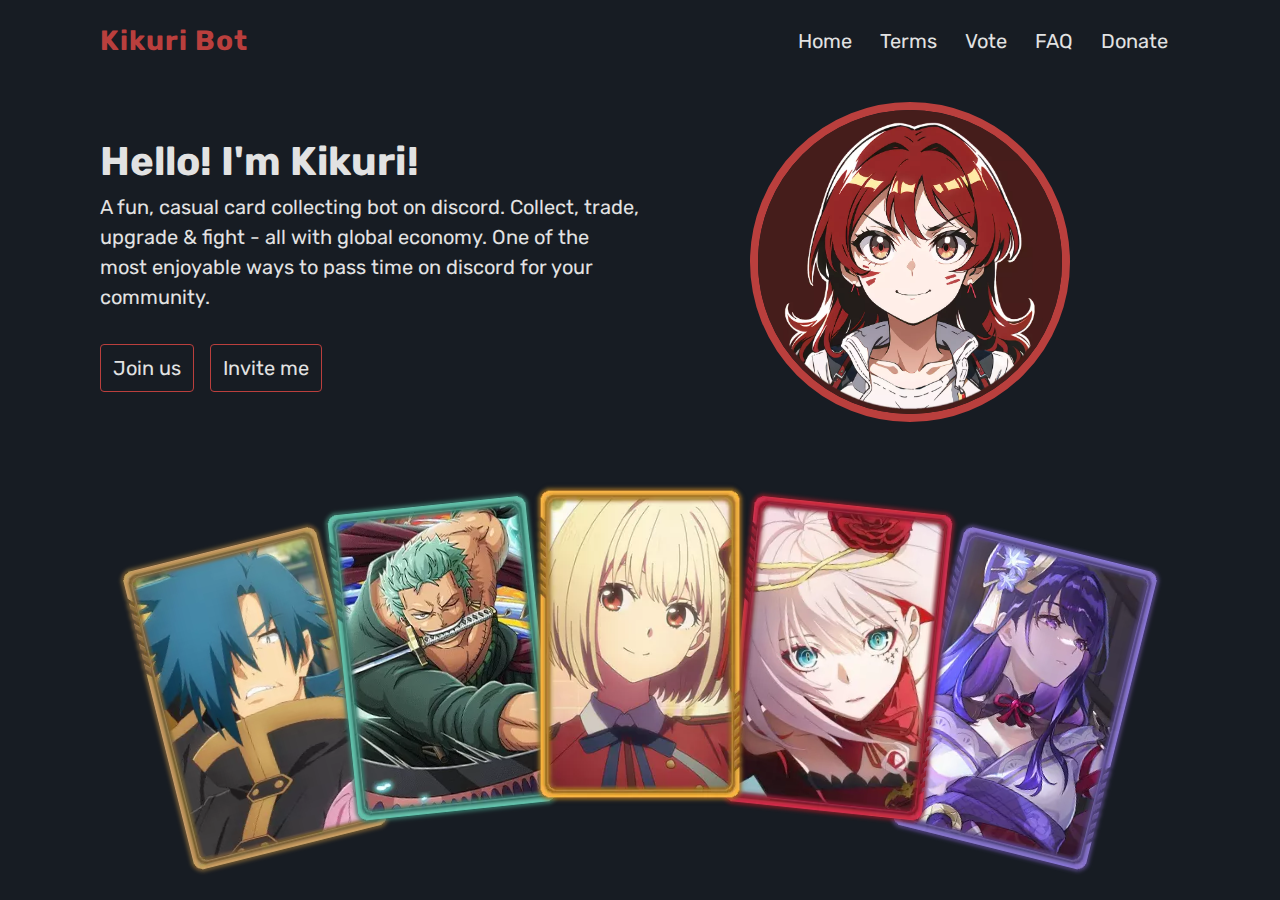
<file: index.html>
<!DOCTYPE html>
<html lang="en">
<head>
    <meta charset="UTF-8">
    <meta http-equiv="X-UA-Compatible" content="IE=edge">
    <meta name="viewport" content="width=device-width, initial-scale=1.0">
    <meta name="theme-color" content="#952f4e">
    <meta name="robots" content="index">
    <meta name="language" content="English">
    <meta name="description" content="Kikuri is an anime, card game discord bot! Collect, trade, upgrade &amp; fight - all with global economy. Just start by grabbing one out of thousands high quality cards of waifu/husbando characters from different animes/games.">
    <meta name="keywords" content="waifubot,kikuri,waifu,bot,discord,claim,card,gacha,free,karuta,fun2play,anime,collect,game,fun,art,card-game,economy-game,gaming,genshin,genshin-impact,leveling,meme,social-game">
    <meta name="author" content="Amatsagu">
    <meta property="og:type" content="website">
    <meta property="og:title" content="Kikuri - Discord card collection bot">
    <meta property="og:description" content="Kikuri is an anime, card game discord bot! Collect, trade, upgrade &amp; fight - all with global economy. Just start by grabbing one out of thousands high quality cards of waifu/husbando characters from different animes/games.">
    <meta property="og:image" content="./public/img/logo/avatar-rounded-optimized.webp">
    <meta property="og:url" content="https://kikuri-bot.com/">
    <meta property="og:site_name" content="Kikuri - Discord card collection bot">
    <!-- <link rel="preload" href="./public/font/rubik.woff2" as="font" type="font/woff2" crossorigin="anonymous"> -->
    <link rel="stylesheet" href="./public/css/main.css">
    <link rel="stylesheet" href="./public/css/main-mobile.css">
    <link rel="stylesheet" href="./public/css/start-page.css">
    <link rel="stylesheet" href="./public/css/start-page-mobile.css">
    <link rel="icon" type="image/png" href="./public/img/logo/avatar-rounded-optimized.webp">
    <link rel="canonical" href="https://kikuri-bot.com/">
    <title>Kikuri - Discord card collection bot</title>
</head>
<body>
    <div id="app">
        <div id="nav-main" class="full-container no-touch">
            <nav id="nav-main-container" class="inside-container">
                <div id="nav-title-container">
                    <h3>Kikuri Bot</h3>
                </div>
                <div id="nav-menu-container">
                    <a href="https://kikuri-bot.com" draggable="false">Home</a>
                    <a href="https://kikuri-bot.com/terms" draggable="false">Terms</a>
                    <a href="https://kikuri-bot.com/bot-vote" target="_blank" draggable="false">Vote</a>
                    <a href="https://kikuri-bot.com/faq" draggable="false">FAQ</a>
                    <a href="https://kikuri-bot.com/paypal" target="_blank" draggable="false">Donate</a>
                </div>
            </nav>
        </div>
        <div id="main-view" class="full-container">
            <main id="main-view-container" class="inside-container">
                <div id="main-view-text-container" class="main-view-half-container">
                    <h1 id="main-view-header">Hello! I'm Kikuri!</h1>
                    <p id="main-view-text">A fun, casual card collecting bot on discord. Collect, trade, upgrade &amp; fight - all with global economy. One of the most enjoyable ways to pass time on discord for your community.</p>
                    <div id="main-view-button-container" class="no-touch">
                        <a href="https://kikuri-bot.com/server-invite" draggable="false">Join us</a>
                        <a href="https://kikuri-bot.com/bot-invite" draggable="false">Invite me</a>
                    </div>
                </div>
                <div id="main-view-avatar-container" class="main-view-half-container no-touch">
                    <div id="main-view-avatar-border">
                        <img id="main-view-avatar" src="./public/img/logo/avatar-forced-full-boosted-optimized.webp" srcset="./public/img/logo/avatar-forced-full-boosted-optimized.webp" alt="Kikuri avatar" decoding="async" draggable="false">
                    </div>
                </div>
            </main>
        </div>
        <div id="card-gallery" class="full-container">
            <div id="card-gallery-container" class="inside-container">
                <div class="card-gallery-border">
                    <img id="main-view-avatar" src="./public/img/card/first.webp" srcset="./public/img/card/first.webp" alt="Kikuri first example card" decoding="async" draggable="false">
                </div>
                <div class="card-gallery-border">
                    <img id="main-view-avatar" src="./public/img/card/second.webp" srcset="./public/img/card/second.webp" alt="Kikuri second example card" decoding="async" draggable="false">
                </div>
                <div class="card-gallery-border">
                    <img id="main-view-avatar" src="./public/img/card/third.webp" srcset="./public/img/card/third.webp" alt="Kikuri third example card" decoding="async" draggable="false">
                </div>
                <div class="card-gallery-border">
                    <img id="main-view-avatar" src="./public/img/card/fourth.webp" srcset="./public/img/card/fourth.webp" alt="Kikuri fourth example card" decoding="async" draggable="false">
                </div>
                <div class="card-gallery-border">
                    <img id="main-view-avatar" src="./public/img/card/fifth.webp" srcset="./public/img/card/fifth.webp" alt="Kikuri fifth example card" decoding="async" draggable="false">
                </div>
            </div>
        </div>
    </div>
</body>
</html>
</file>
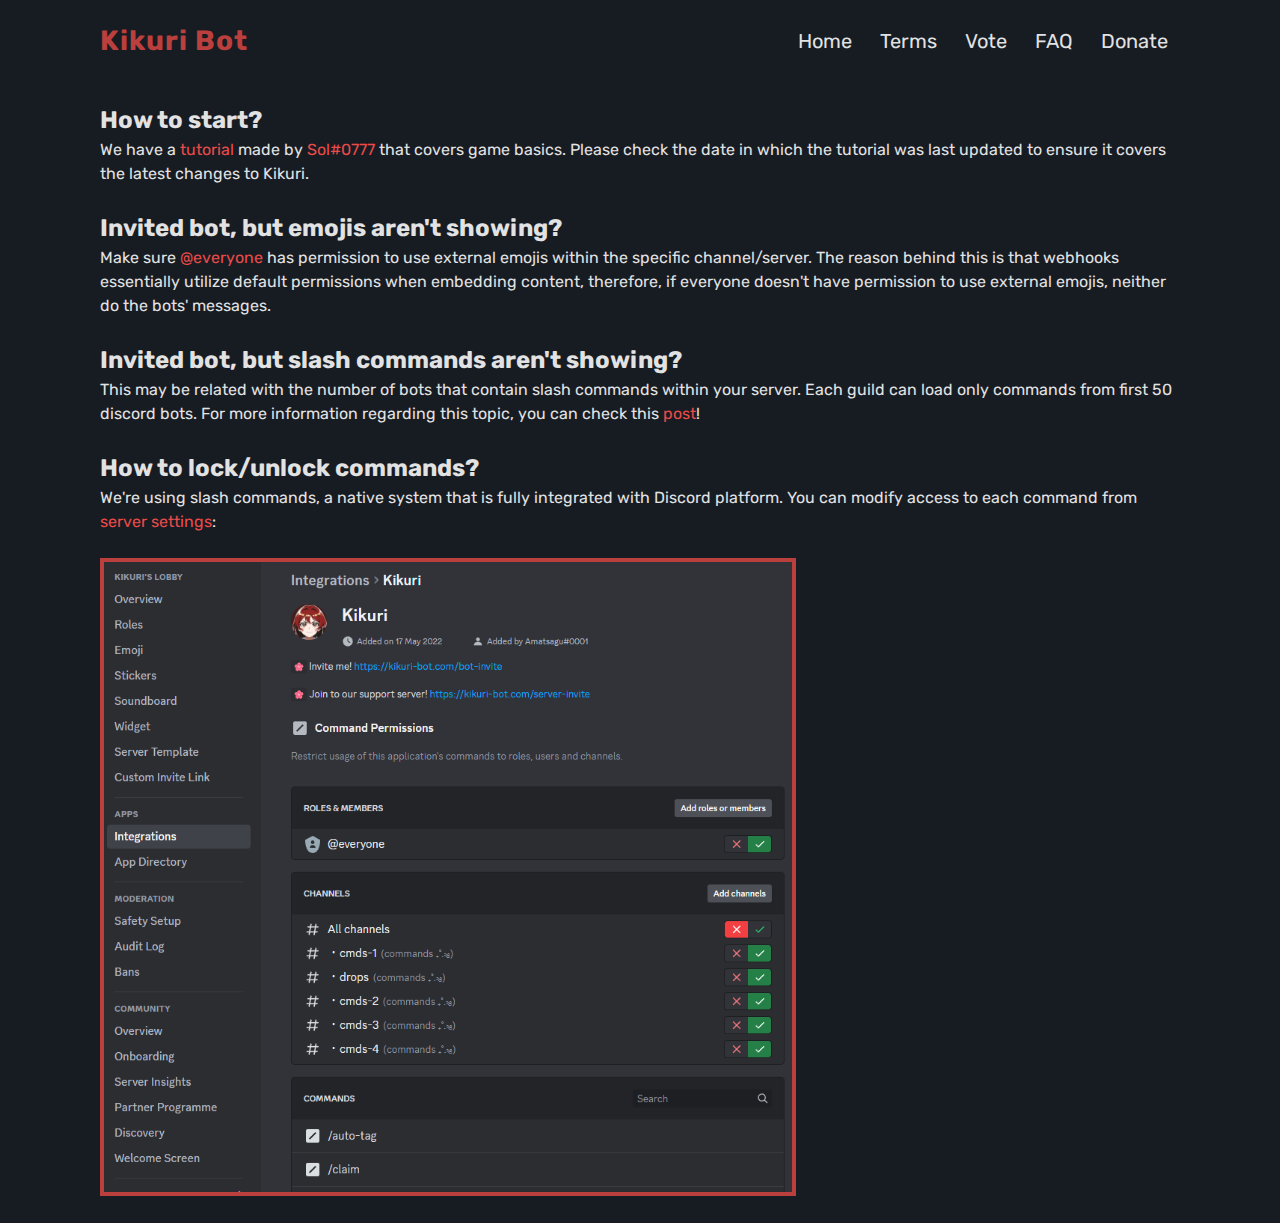
<file: faq.html>
<!DOCTYPE html>
<html lang="en">
<head>
    <meta charset="UTF-8">
    <meta http-equiv="X-UA-Compatible" content="IE=edge">
    <meta name="viewport" content="width=device-width, initial-scale=1.0">
    <meta name="theme-color" content="#952f4e">
    <meta name="robots" content="index">
    <meta name="language" content="English">
    <meta name="description" content="Kikuri is an anime, card game discord bot! Collect, trade, upgrade &amp; fight - all with global economy. Just start by grabbing one out of thousands high quality cards of waifu/husbando characters from different animes/games.">
    <meta name="keywords" content="waifubot,kikuri,waifu,bot,discord,claim,card,gacha,free,karuta,fun2play,anime,collect,game,fun,art,card-game,economy-game,gaming,genshin,genshin-impact,leveling,meme,social-game">
    <meta name="author" content="Amatsagu">
    <meta property="og:type" content="website">
    <meta property="og:title" content="Kikuri - Discord card collection bot">
    <meta property="og:description" content="Kikuri is an anime, card game discord bot! Collect, trade, upgrade &amp; fight - all with global economy. Just start by grabbing one out of thousands high quality cards of waifu/husbando characters from different animes/games.">
    <meta property="og:image" content="./public/img/logo/avatar-rounded-optimized.webp">
    <meta property="og:url" content="https://kikuri-bot.com/">
    <meta property="og:site_name" content="Kikuri - Discord card collection bot">
    <!-- <link rel="preload" href="./public/font/rubik.woff2" as="font" type="font/woff2" crossorigin="anonymous"> -->
    <link rel="stylesheet" href="./public/css/main.css">
    <link rel="stylesheet" href="./public/css/main-mobile.css">
    <link rel="stylesheet" href="./public/css/docs.css">
    <link rel="icon" type="image/png" href="./public/img/logo/avatar-rounded-optimized.webp">
    <link rel="canonical" href="https://kikuri-bot.com/faq">
    <title>Kikuri - Frequently asked questions</title>
</head>
<body>
    <div id="app">
        <div id="nav-main" class="full-container no-touch">
            <nav id="nav-main-container" class="inside-container">
                <div id="nav-title-container">
                    <h3>Kikuri Bot</h3>
                </div>
                <div id="nav-menu-container">
                    <a href="https://kikuri-bot.com" draggable="false">Home</a>
                    <a href="https://kikuri-bot.com/terms" draggable="false">Terms</a>
                    <a href="https://kikuri-bot.com/bot-vote" target="_blank" draggable="false">Vote</a>
                    <a href="https://kikuri-bot.com/faq" draggable="false">FAQ</a>
                    <a href="https://kikuri-bot.com/paypal" target="_blank" draggable="false">Donate</a>
                </div>
            </nav>
        </div>
        <div id="main-view" class="full-container">
            <main id="terms" class="inside-container">
                <a href="#how-to-start"><h2>How to start?</h2></a>
                <p>We have a <a href="https://docs.google.com/document/d/11cXrZ-mvKYb6at7VYlz37CJoQVwTaW-PdAgXfr8ueJo/edit" target="_blank"><i>tutorial</i></a> made by <i>Sol#0777</i> that covers game basics. Please check the date in which the tutorial was last updated to ensure it covers the latest changes to Kikuri.</p>
                <br>
                <a href="#missing-emojis"><h2>Invited bot, but emojis aren't showing?</h2></a>
                <p>Make sure <i>@everyone</i> has permission to use external emojis within the specific channel/server. The reason behind this is that webhooks essentially utilize default permissions when embedding content, therefore, if everyone doesn't have permission to use external emojis, neither do the bots' messages.</p>
                <br>
                <a href="#missing-slash-commands"><h2>Invited bot, but slash commands aren't showing?</h2></a>
                <p>This may be related with the number of bots that contain slash commands within your server. Each guild can load only commands from first 50 discord bots. For more information regarding this topic, you can check this <a href="https://github.com/discord/discord-api-docs/discussions/4883" target="_blank"><i>post</i></a>!</p>
                <br>
                <a href="#lock-or-unlock-commands"><h2>How to lock/unlock commands?</h2></a>
                <p>We're using slash commands, a native system that is fully integrated with Discord platform. You can modify access to each command from <i>server settings</i>:</p>
                <br>
                <a href="./public/img/screenshot/slash-options.png" target="_blank">
                    <img id="main-view-avatar" class="center-image" src="./public/img/screenshot/slash-options.png" srcset="./public/img/screenshot/slash-options.png" alt="Server interaction options" decoding="async" draggable="false">
                </a>
            </main>
        </div>
    </div>
</body>
</html>
</file>
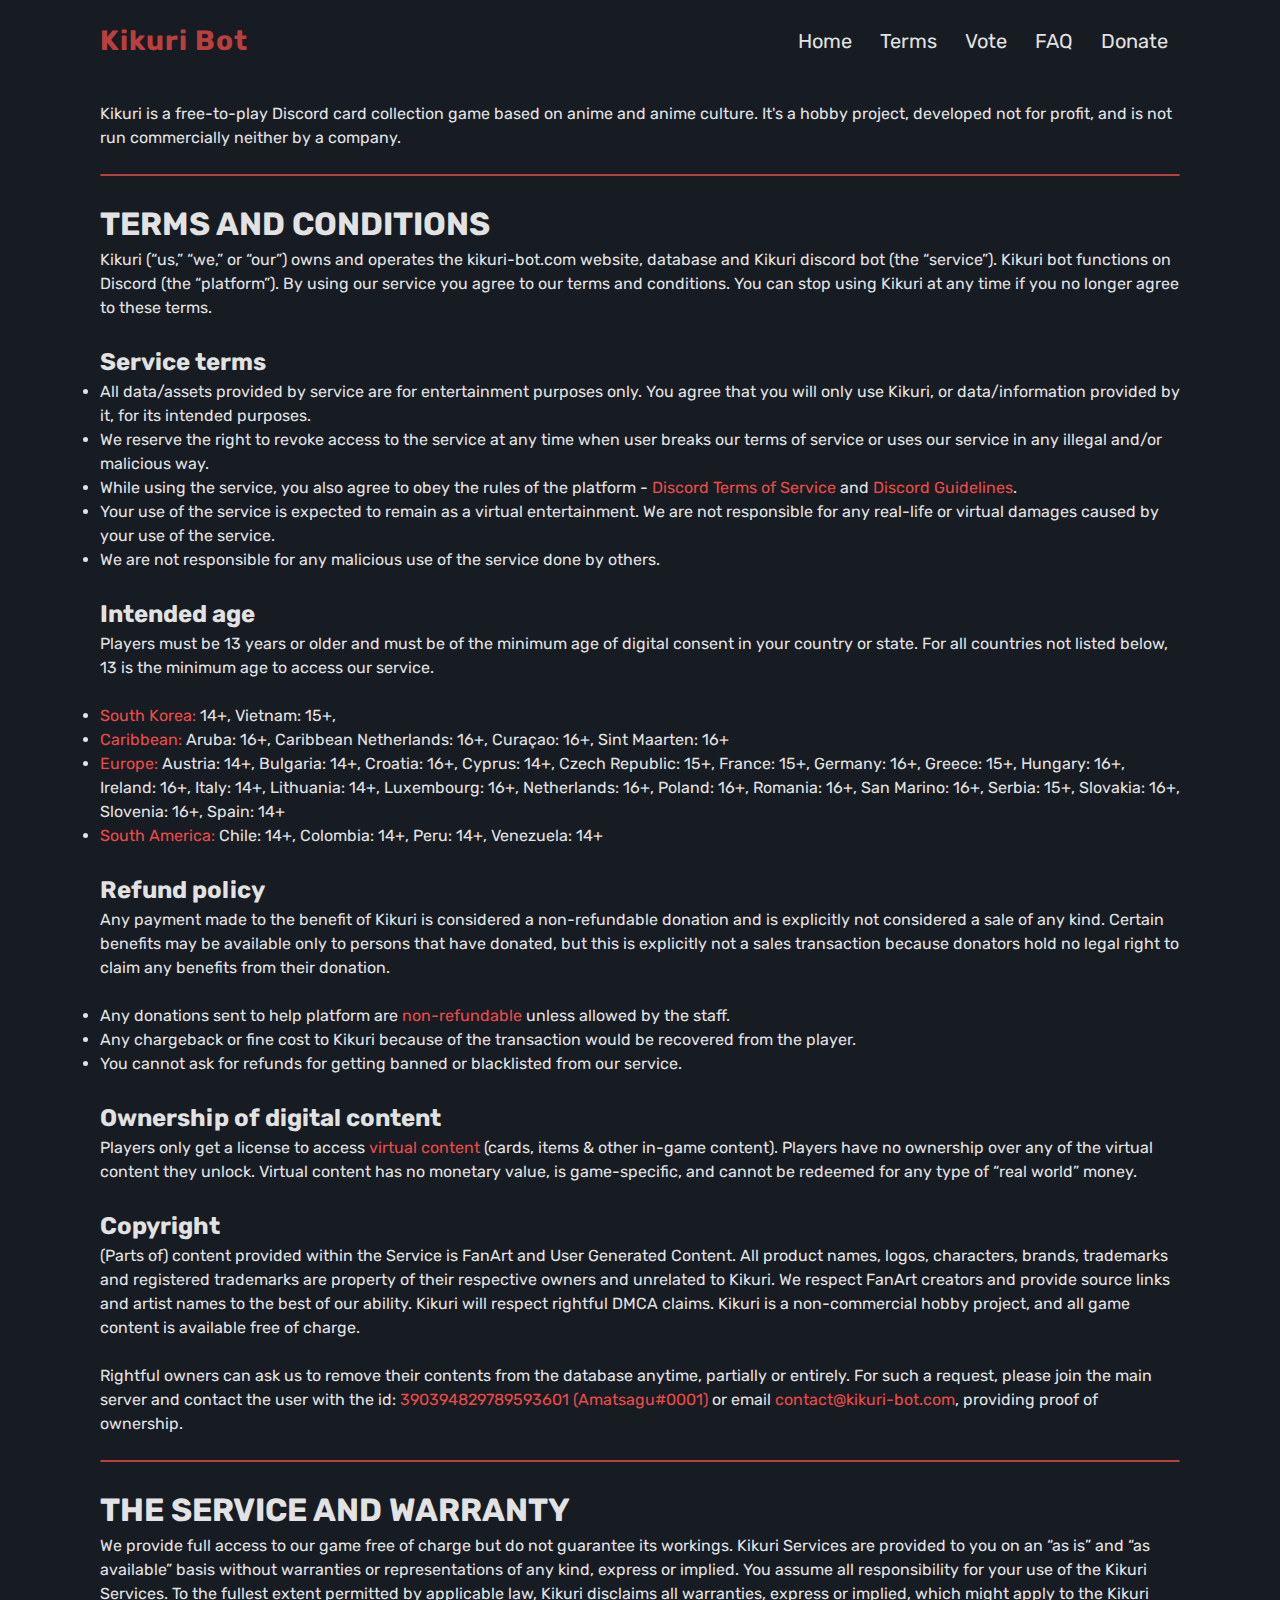
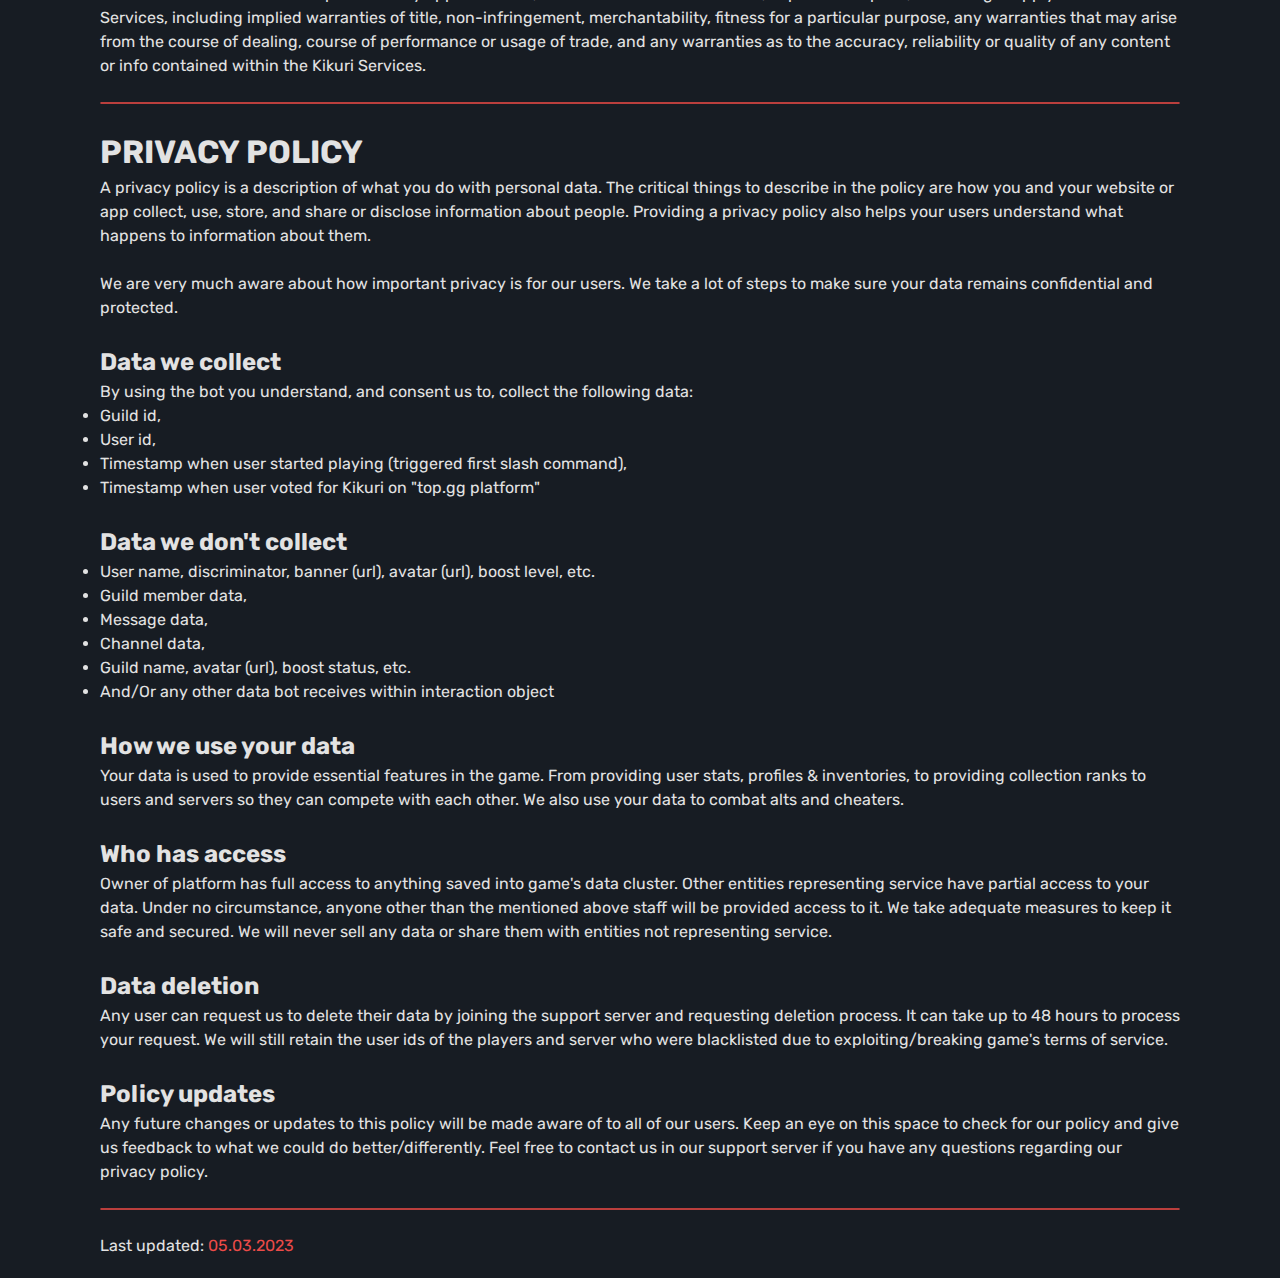
<file: terms.html>
<!DOCTYPE html>
<html lang="en">
<head>
    <meta charset="UTF-8">
    <meta http-equiv="X-UA-Compatible" content="IE=edge">
    <meta name="viewport" content="width=device-width, initial-scale=1.0">
    <meta name="theme-color" content="#952f4e">
    <meta name="robots" content="index">
    <meta name="language" content="English">
    <meta name="description" content="Kikuri is an anime, card game discord bot! Collect, trade, upgrade &amp; fight - all with global economy. Just start by grabbing one out of thousands high quality cards of waifu/husbando characters from different animes/games.">
    <meta name="keywords" content="waifubot,kikuri,waifu,bot,discord,claim,card,gacha,free,karuta,fun2play,anime,collect,game,fun,art,card-game,economy-game,gaming,genshin,genshin-impact,leveling,meme,social-game">
    <meta name="author" content="Amatsagu">
    <meta property="og:type" content="website">
    <meta property="og:title" content="Kikuri - Discord card collection bot">
    <meta property="og:description" content="Kikuri is an anime, card game discord bot! Collect, trade, upgrade &amp; fight - all with global economy. Just start by grabbing one out of thousands high quality cards of waifu/husbando characters from different animes/games.">
    <meta property="og:image" content="./public/img/logo/avatar-rounded-optimized.webp">
    <meta property="og:url" content="https://kikuri-bot.com/">
    <meta property="og:site_name" content="Kikuri - Discord card collection bot">
    <!-- <link rel="preload" href="./public/font/rubik.woff2" as="font" type="font/woff2" crossorigin="anonymous"> -->
    <link rel="stylesheet" href="./public/css/main.css">
    <link rel="stylesheet" href="./public/css/main-mobile.css">
    <link rel="stylesheet" href="./public/css/docs.css">
    <link rel="icon" type="image/png" href="./public/img/logo/avatar-rounded-optimized.webp">
    <link rel="canonical" href="https://kikuri-bot.com/terms">
    <title>Kikuri - Terms</title>
</head>
<body>
    <div id="app">
        <div id="nav-main" class="full-container no-touch">
            <nav id="nav-main-container" class="inside-container">
                <div id="nav-title-container">
                    <h3>Kikuri Bot</h3>
                </div>
                <div id="nav-menu-container">
                    <a href="https://kikuri-bot.com" draggable="false">Home</a>
                    <a href="https://kikuri-bot.com/terms" draggable="false">Terms</a>
                    <a href="https://kikuri-bot.com/bot-vote" target="_blank" draggable="false">Vote</a>
                    <a href="https://kikuri-bot.com/faq" draggable="false">FAQ</a>
                    <a href="https://kikuri-bot.com/paypal" target="_blank" draggable="false">Donate</a>
                </div>
            </nav>
        </div>
        <div id="main-view" class="full-container">
            <main id="terms" class="inside-container">
                <p>Kikuri is a free-to-play Discord card collection game based on anime and anime culture. It's a hobby project, developed not for profit, and is not run commercially neither by a company.</p>
                <br>
                <hr>
                <br>
                <a href="#terms-and-conditions"><h1>Terms and conditions</h1></a>
                <p>Kikuri (“us,” “we,” or “our”) owns and operates the kikuri-bot.com website, database and Kikuri discord bot (the “service”). Kikuri bot functions on Discord (the “platform”). By using our service you agree to our terms and conditions. You can stop using Kikuri at any time if you no longer agree to these terms.</p>
                <br>
                <a href="#service-terms"><h2>Service terms</h2></a>
                <ul>
                    <li>All data/assets provided by service are for entertainment purposes only. You agree that you will only use Kikuri, or data/information provided by it, for its intended purposes.</li>
                    <li>We reserve the right to revoke access to the service at any time when user breaks our terms of service or uses our service in any illegal and/or malicious way.</li>
                    <li>While using the service, you also agree to obey the rules of the platform - <i>Discord Terms of Service</i> and <i>Discord Guidelines</i>.</li>
                    <li>Your use of the service is expected to remain as a virtual entertainment. We are not responsible for any real-life or virtual damages caused by your use of the service.</li>
                    <li>We are not responsible for any malicious use of the service done by others.</li>
                </ul>
                <br>
                <a href="#intended-age"><h2>Intended age</h2></a>
                <p>Players must be 13 years or older and must be of the minimum age of digital consent in your country or state. For all countries not listed below, 13 is the minimum age to access our service.</p>
                <br>
                <ul>
                    <li><i>South Korea:</i> 14+, Vietnam: 15+,</li>
                    <li><i>Caribbean:</i> Aruba: 16+, Caribbean Netherlands: 16+, Curaçao: 16+, Sint Maarten: 16+</li>
                    <li><i>Europe:</i> Austria: 14+, Bulgaria: 14+, Croatia: 16+, Cyprus: 14+, Czech Republic: 15+, France: 15+, Germany: 16+, Greece: 15+, Hungary: 16+, Ireland: 16+, Italy: 14+, Lithuania: 14+, Luxembourg: 16+, Netherlands: 16+, Poland: 16+, Romania: 16+, San Marino: 16+, Serbia: 15+, Slovakia: 16+, Slovenia: 16+, Spain: 14+</li>
                    <li><i>South America:</i> Chile: 14+, Colombia: 14+, Peru: 14+, Venezuela: 14+</li>
                </ul>
                <br>
                <a href="#refund-policy"><h2>Refund policy</h2></a>
                <p>Any payment made to the benefit of Kikuri is considered a non-refundable donation and is explicitly not considered a sale of any kind. Certain benefits may be available only to persons that have donated, but this is explicitly not a sales transaction because donators hold no legal right to claim any benefits from their donation.</p>
                <br>
                <ul>
                    <li>Any donations sent to help platform are <i>non-refundable</i> unless allowed by the staff.</li>
                    <li>Any chargeback or fine cost to Kikuri because of the transaction would be recovered from the player.</li>
                    <li>You cannot ask for refunds for getting banned or blacklisted from our service.</li>
                </ul>
                <br>
                <a href="#ownership-of-digital-content"><h2>Ownership of digital content</h2></a>
                <p>Players only get a license to access <i>virtual content</i> (cards, items & other in-game content). Players have no ownership over any of the virtual content they unlock. Virtual content has no monetary value, is game-specific, and cannot be redeemed for any type of “real world” money.</p>
                <br>
                <a href="#copyright"><h2>Copyright</h2></a>
                <p>(Parts of) content provided within the Service is FanArt and User Generated Content. All product names, logos, characters, brands, trademarks and registered trademarks are property of their respective owners and unrelated to Kikuri. We respect FanArt creators and provide source links and artist names to the best of our ability. Kikuri will respect rightful DMCA claims. Kikuri is a non-commercial hobby project, and all game content is available free of charge.</p>
                <br>
                <p>Rightful owners can ask us to remove their contents from the database anytime, partially or entirely. For such a request, please join the main server and contact the user with the id: <i>390394829789593601 (Amatsagu#0001)</i> or email <i>contact@kikuri-bot.com</i>, providing proof of ownership.</p>
                <br>
                <hr>
                <br>
                <a href="#the-service-and-warranty"><h1>The Service and warranty</h1></a>
                <p>We provide full access to our game free of charge but do not guarantee its workings. Kikuri Services are provided to you on an “as is” and “as available” basis without warranties or representations of any kind, express or implied. You assume all responsibility for your use of the Kikuri Services. To the fullest extent permitted by applicable law, Kikuri disclaims all warranties, express or implied, which might apply to the Kikuri Services, including implied warranties of title, non-infringement, merchantability, fitness for a particular purpose, any warranties that may arise from the course of dealing, course of performance or usage of trade, and any warranties as to the accuracy, reliability or quality of any content or info contained within the Kikuri Services.</p>
                <br>
                <hr>
                <br>
                <a href="#privacy-policy"><h1>Privacy policy</h1></a>
                <p>A privacy policy is a description of what you do with personal data. The critical things to describe in the policy are how you and your website or app collect, use, store, and share or disclose information about people. Providing a privacy policy also helps your users understand what happens to information about them.<br><br>We are very much aware about how important privacy is for our users. We take a lot of steps to make sure your data remains confidential and protected.</p>
                <br>
                <a href="#data-we-collect"><h2>Data we collect</h2></a>
                <p>By using the bot you understand, and consent us to, collect the following data:</p>
                <ul>
                    <li>Guild id,</li>
                    <li>User id,</li>
                    <li>Timestamp when user started playing (triggered first slash command),</li>
                    <li>Timestamp when user voted for Kikuri on "top.gg platform"</li>
                </ul>
                <br>
                <a href="#data-we-do-not-collect"><h2>Data we don't collect</h2></a>
                <ul>
                    <li>User name, discriminator, banner (url), avatar (url), boost level, etc.</li>
                    <li>Guild member data,</li>
                    <li>Message data,</li>
                    <li>Channel data,</li>
                    <li>Guild name, avatar (url), boost status, etc.</li>
                    <li>And/Or any other data bot receives within interaction object</li>
                </ul>
                <br>
                <a href="#how-we-use-your-data"><h2>How we use your data</h2></a>
                <p>Your data is used to provide essential features in the game. From providing user stats, profiles & inventories, to providing collection ranks to users and servers so they can compete with each other. We also use your data to combat alts and cheaters.</p>
                <br>
                <a href="#who-has-access"><h2>Who has access</h2></a>
                <p>Owner of platform has full access to anything saved into game's data cluster. Other entities representing service have partial access to your data. Under no circumstance, anyone other than the mentioned above staff will be provided access to it. We take adequate measures to keep it safe and secured. We will never sell any data or share them with entities not representing service.</p>
                <br>
                <a href="#data-deletion"><h2>Data deletion</h2></a>
                <p>Any user can request us to delete their data by joining the support server and requesting deletion process. It can take up to 48 hours to process your request. We will still retain the user ids of the players and server who were blacklisted due to exploiting/breaking game's terms of service.</p>
                <br>
                <a href="#policy-updates"><h2>Policy updates</h2></a>
                <p>Any future changes or updates to this policy will be made aware of to all of our users. Keep an eye on this space to check for our policy and give us feedback to what we could do better/differently. Feel free to contact us in our support server if you have any questions regarding our privacy policy.</p>
                <br>
                <hr>
                <br>
                <p>Last updated: <i>05.03.2023</i></p>
            </main>
        </div>
    </div>
</body>
</html>
</file>
<file: public/css/main.css>
@font-face {
    font-family: "Rubik";
    src: url("../font/rubik.woff2");
}

* {
    margin: 0;
    padding: 0;
    box-sizing: border-box;
}

:root {
    --bg-color: #171c23;
    --alt-bg-color: #08090d;
    --text-color: #e2e2e2;
    --theme-color: #ba3f3d;
    --theme-seo-color: #eb4b48;
}

::-webkit-scrollbar {
    width: 0.25rem;
    height: 0.25rem;
}

::-webkit-scrollbar-thumb {
    background-color: var(--theme-color);
    border-radius: 8px;
    border: 0 solid transparent;
}

::-webkit-scrollbar-track {
    background: var(--alt-bg-color);
}

html, body {
    scroll-behavior: smooth;
}

body {
    background-color: var(--bg-color);
    color: var(--text-color);
    font-family: "Rubik", sans-serif;
    font-size: 16px;
    transition-property: background-color;
    transition-duration: 200ms;
    line-height: 1.5;
    overflow-x: hidden;
}

hr {
    border: 1px solid var(--theme-color);
    border-radius: 8px;
    width: 100%;
    height: 1px;
}

a {
    text-decoration: none;
    color: var(--text-color);
}

i {
    font-style: normal;
    color: var(--theme-seo-color);
}

#app {
    display: flex;
    flex-direction: column;
    width: 100vw;
    justify-items: center;
    justify-content: center;
}

.no-touch {
    -webkit-touch-callout: none;
    -webkit-user-select: none;
    -khtml-user-select: none;
    -moz-user-select: none;
    -ms-user-select: none;
    user-select: none;
}

.full-container {
    display: flex;
    max-width: 70rem;
    width: 90vw;
    margin-left: auto;
    margin-right: auto;
}

.inside-container {
    display: flex;
    width: 100%;
    margin: 20px;
    justify-content: space-between;
    align-items: center;
}

#nav-title-container h3 {
    font-size: 1.75rem;
    font-weight: bold;
    letter-spacing: 1px;
    color: var(--theme-color);
}

#nav-menu-container a {
    font-size: 1.25rem;
    font-weight: normal;
    padding: 0.5rem 0.75rem 0.5rem 0.75rem;
    transition: 100ms background-color;
    border-radius: 0.25rem;
    background: transparent;
    border: none;
}

#nav-menu-container a:hover {
    cursor: pointer;
    background-color: rgba(229, 231, 235, 0.08);
    transition: 100ms background-color;
}

#nav-menu-icon {
    display: none;
    padding: 0.5rem 0.5rem 0 0.5rem !important;
}

#nav-menu-icon svg {
    height: 1.5rem;
    width: 1.5rem;
}

#nav-menu-icon.mobile-list-active svg {
    fill: var(--theme-color);
}
</file>
<file: public/css/main-mobile.css>
@media only screen and (max-width: 810px)  {
    .full-container {
        width: 95vw;
    }
}

@media only screen and (max-width: 640px) {
    #nav-main-container {
        margin: 20px 5px 20px 5px;
    }

    #nav-title-container {
        display: none;
    }

    #nav-menu-container {
        display: flex;
        justify-content: space-around;
        width: 100%;
    }

    #nav-menu-container a {
        padding: 0.5rem 0.5rem 0.25rem 0.5rem;
    }
}

@media only screen and (max-width: 400px) {
    #nav-menu-container a {
        font-size: 1rem;
        padding: 0.25rem 0.25rem 0 0.25rem;
    }
}
</file>
<file: public/css/start-page.css>
.main-view-half-container {
    display: flex;
    flex-direction: column;
    width: 50%;
}

#main-view-header {
    font-size: 2.5rem;
}

#main-view-text {
    font-size: 1.25rem;
}

#main-view-button-container {
    display: flex;
    justify-content: flex-start;
    align-items: center;
    margin-top: 2rem;
}

#main-view-button-container a {
    text-decoration: none;
    color: var(--text-color);
    font-size: 1.25rem;
    font-weight: normal;
    padding: 0.5rem 0.75rem 0.5rem 0.75rem;
    transition: 100ms background-color;
    border-radius: 0.25rem;
    background: transparent;
    border: 1px solid var(--theme-color);
}

#main-view-button-container a:hover {
    cursor: pointer;
    background-color: var(--theme-color);
    transition: 100ms background-color;
}

#main-view-button-container a:last-child {
    margin-left: 1rem;
}

#main-view-avatar-container {
    align-items: center;
}

#main-view-avatar-border {
    display: flex;
    border: min(0.5rem, 1.5vw) solid var(--theme-color);
    border-radius: 100%;
    width: 320px;
    height: 320px;
    max-width: 35vw;
    max-height: 35vw;
    overflow: hidden;
}

#main-view-avatar, .card-gallery-border img {
    height: 100%;
    width: 100%;
}

#card-gallery-container {
    display: flex;
    justify-content: space-around;
    margin-top: 2.5rem;
}

.card-gallery-border {
    display: flex;
    height: 364;
    width: 237;
    max-width: 25vw;
    max-height: 25vw;
}

.card-gallery-border:first-child {
    z-index: 0;
    transform: rotate(-14deg) translateX(2rem) translateY(4rem);
	transform-origin: center center;
}

.card-gallery-border:nth-child(2) {
    z-index: 1;
    transform: rotate(-6deg) translateX(1rem) translateY(1rem);
	transform-origin: center center;
}

.card-gallery-border:nth-child(3) {
    z-index: 2;
}

.card-gallery-border:nth-child(4) {
    z-index: 1;
    transform: rotate(6deg) translateX(-1rem) translateY(1rem);
	transform-origin: center center;
}

.card-gallery-border:last-child {
    z-index: 0;
    transform: rotate(14deg) translateX(-2rem) translateY(4rem);
	transform-origin: center center;
}
</file>
<file: public/css/start-page-mobile.css>
@media only screen and (max-width: 1150px)  {
    .card-gallery-border:first-child {
        transform: rotate(-14deg) translateX(2rem) translateY(3.5rem);
    }

    .card-gallery-border:last-child {
        transform: rotate(14deg) translateX(-2rem) translateY(3.5rem);
    }
}

@media only screen and (max-width: 990px)  {
    #main-view-text {
        font-size: 1rem;
    }
}


@media only screen and (max-width: 810px)  {
    #main-view-container {
        flex-direction: column-reverse;
    }
    
    #main-view-text-container {
        width: 70%;
        text-align: center;
    }
    
    #main-view-button-container {
        justify-content: center;
        margin-top: 0.75rem;
    }
    
    #main-view-avatar-border {
        width: 256px;
        height: 256px;
        max-width: 40vw;
        max-height: 40vw;
    }

    .card-gallery-border:first-child {
        transform: rotate(-14deg) translateX(2rem) translateY(3rem);
    }
    
    .card-gallery-border:last-child {
        transform: rotate(14deg) translateX(-2rem) translateY(3rem);
    }
}

@media only screen and (max-width: 680px)  {
    #main-view-text-container {
        width: 80%;
    }

    .card-gallery-border:first-child, .card-gallery-border:last-child {
        display: none;
    }
}

@media only screen and (max-width: 540px)  {
    #main-view-header {
        font-size: 2.25rem;
    }
}

@media only screen and (max-width: 500px)  {
    #main-view-button-container a {
        font-size: 1rem;
    }

    #main-view-text-container {
        width: 90%;
    }
}

@media only screen and (max-width: 400px) {
    .card-gallery-border:nth-child(2), .card-gallery-border:nth-child(4) {
        transform: none;
    }
}

@media only screen and (max-width: 325px) {
    #main-view-button-container a {
        scale: 0.9;
    }
}
</file>
<file: public/css/docs.css>
#terms {
    display: flex;
    flex-direction: column;
    align-items: flex-start;
}

#terms h1 {
    font-size: 2rem;
    text-transform: uppercase;
}

.center-image {
    align-self: center;
    border: min(0.25rem, 0.5vw) solid var(--theme-color);
    width: 75%;
}
</file>
